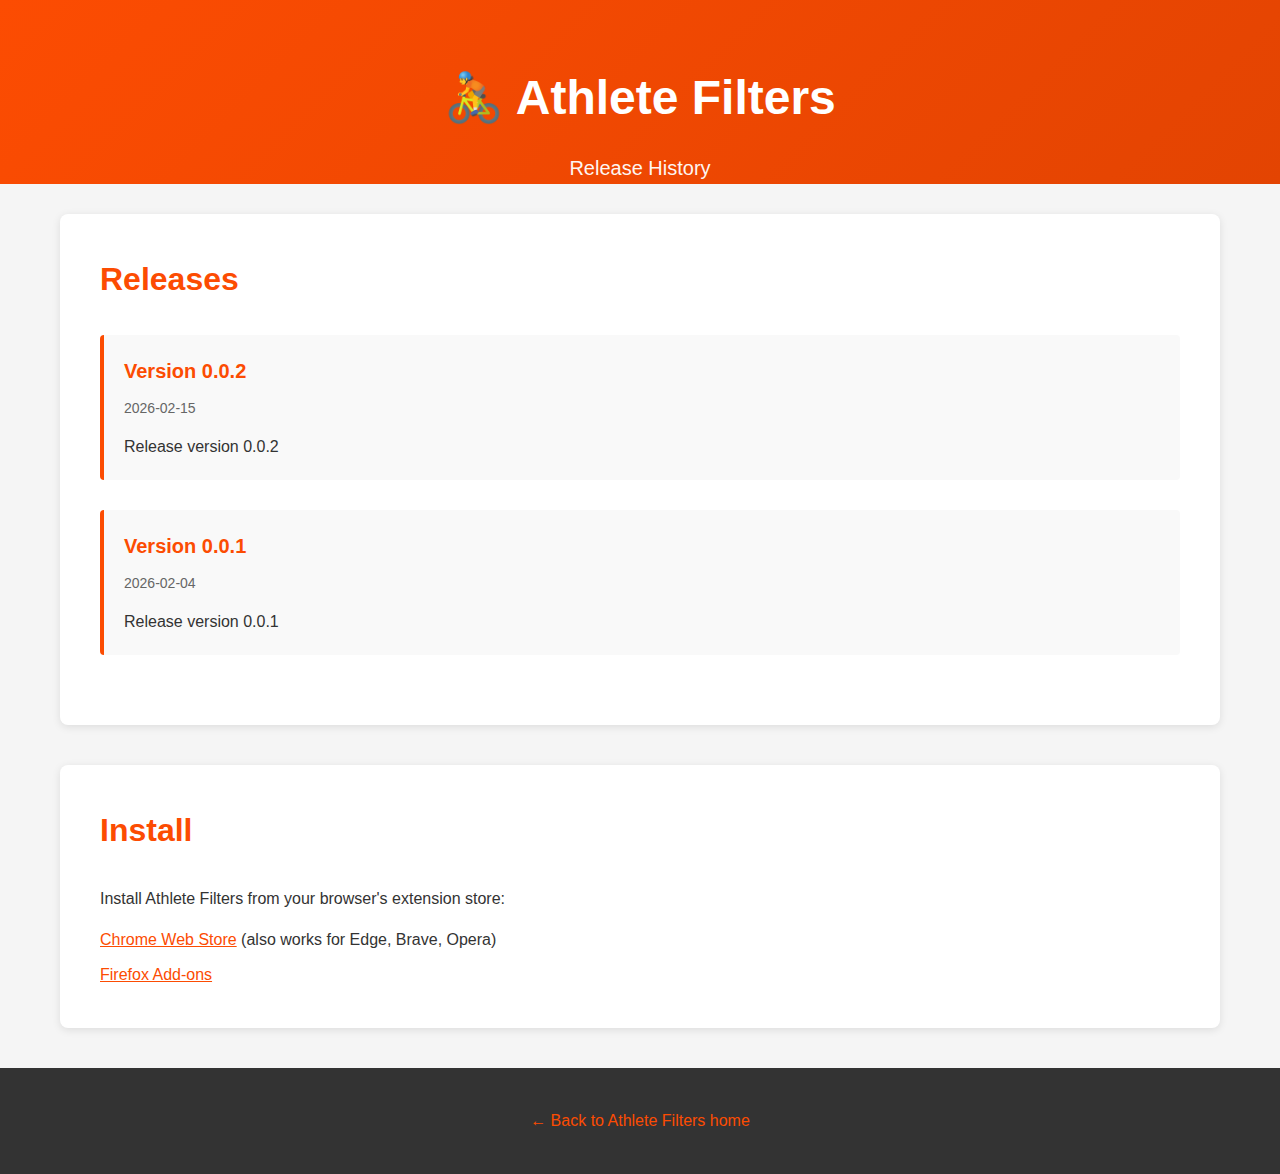
<file: releases/index.html>
<!DOCTYPE html>
<html lang="en">
<head>
    <meta charset="UTF-8">
    <meta name="viewport" content="width=device-width, initial-scale=1.0">
    <title>Releases - Athlete Filters</title>
    <link rel="stylesheet" href="../style.css">
    <style>
        .release {
            margin-bottom: 30px;
            padding: 20px;
            background: #f9f9f9;
            border-radius: 4px;
            border-left: 4px solid #fc4c02;
        }
        .release h3 {
            color: #fc4c02;
            margin-bottom: 10px;
        }
        .release-meta {
            color: #666;
            font-size: 14px;
            margin-bottom: 15px;
        }

    </style>
</head>
<body>
    <header>
        <div class="container">
            <h1><a href="../" style="color: white; text-decoration: none;">🚴 Athlete Filters</a></h1>
            <p class="tagline">Release History</p>
        </div>
    </header>

    <main class="container">
        <section>
            <h2>Releases</h2>
            <div id="releases-list">Loading...</div>
        </section>
        
        <section>
            <h2>Install</h2>
            <p>Install Athlete Filters from your browser's extension store:</p>
            <ul style="list-style: none; padding: 0; margin-top: 15px;">
                <li style="margin-bottom: 10px;"><a href="https://chromewebstore.google.com/detail/athlete-filters/gfdihkjoekbhkiifejggkhjnmfbojcgf" style="color: #fc4c02;">Chrome Web Store</a> (also works for Edge, Brave, Opera)</li>
                <li><a href="https://addons.mozilla.org/en-US/firefox/addon/athlete-filters/" style="color: #fc4c02;">Firefox Add-ons</a></li>
            </ul>
        </section>
    </main>

    <footer>
        <div class="container">
            <p><a href="../">← Back to Athlete Filters home</a></p>
        </div>
    </footer>

    <script>
        async function loadReleases() {
            try {
                const response = await fetch('releases.json');
                const data = await response.json();
                const container = document.getElementById('releases-list');
                
                if (data.releases && data.releases.length > 0) {
                    container.innerHTML = data.releases.map(release => `
                        <div class="release">
                            <h3>Version ${release.version}</h3>
                            <div class="release-meta">${release.date}</div>
                            <p>${release.description || 'Release version ' + release.version}</p>
                        </div>
                    `).join('');
                } else {
                    container.innerHTML = '<p>No releases available yet.</p>';
                }
            } catch (error) {
                console.error('Failed to load releases:', error);
                document.getElementById('releases-list').innerHTML = 
                    '<p>Failed to load releases. Please try again later.</p>';
            }
        }
        
        document.addEventListener('DOMContentLoaded', loadReleases);
    </script>
</body>
</html>
</file>
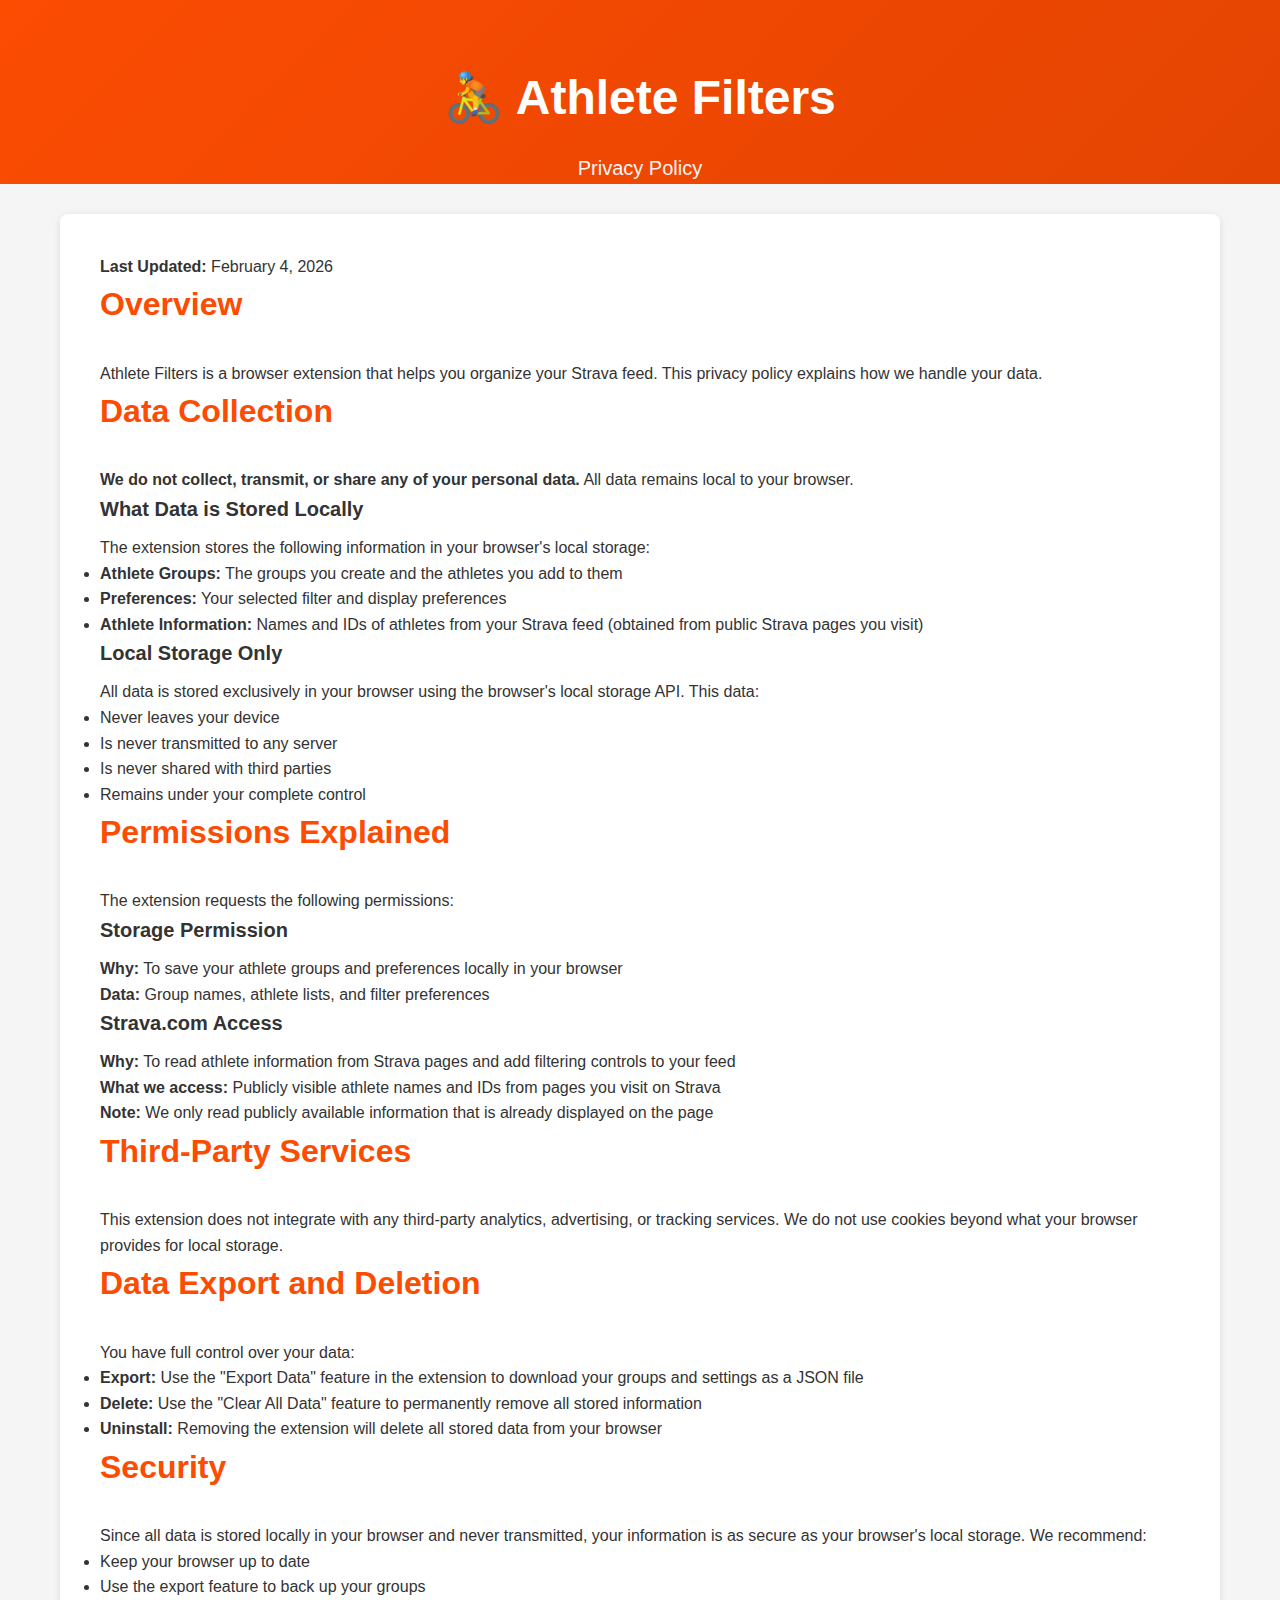
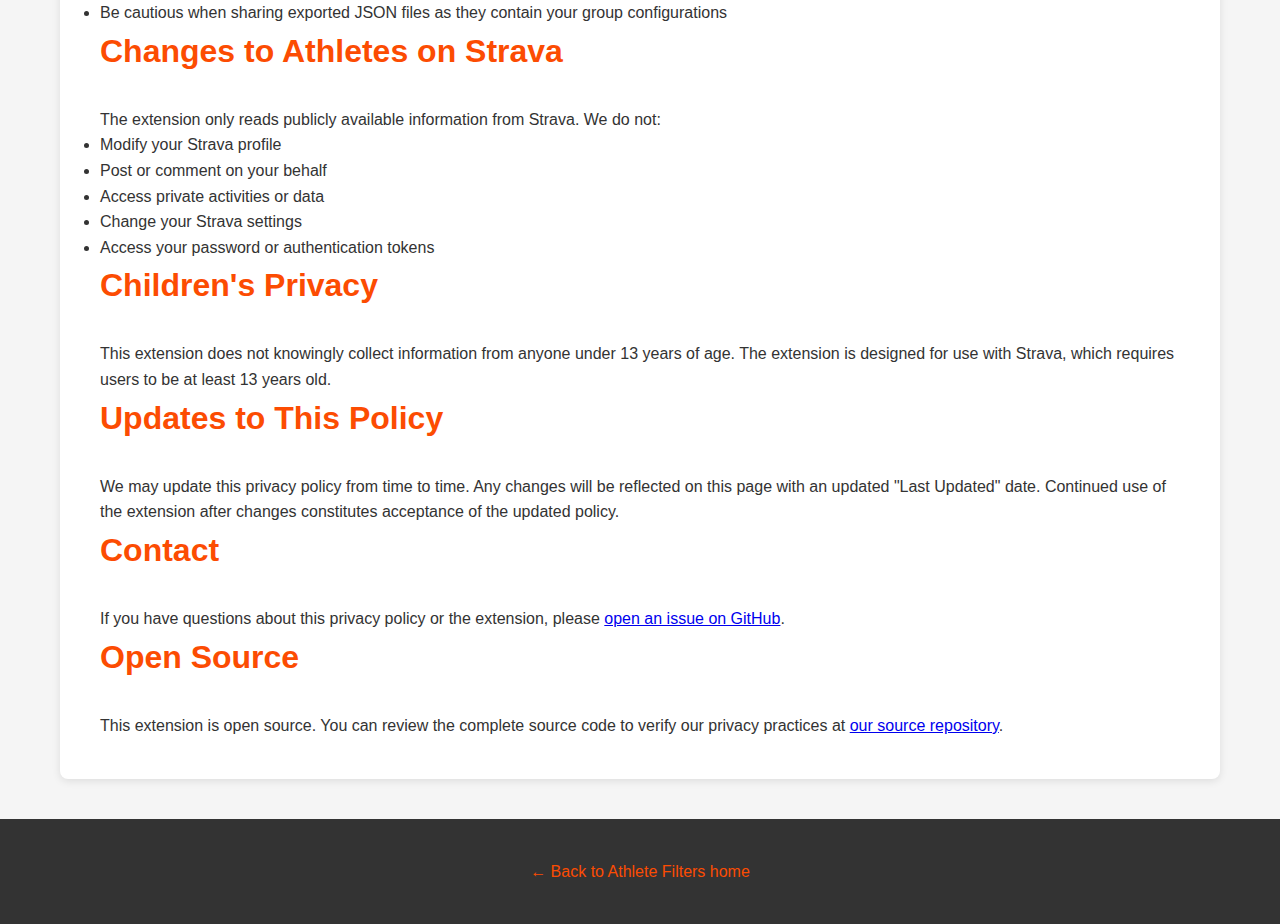
<file: privacy.html>
<!DOCTYPE html>
<html lang="en">
<head>
    <meta charset="UTF-8">
    <meta name="viewport" content="width=device-width, initial-scale=1.0">
    <title>Privacy Policy - Athlete Filters</title>
    <link rel="stylesheet" href="style.css">
    <!-- Google tag (gtag.js) -->
    <script async src="https://www.googletagmanager.com/gtag/js?id=G-HLRZZ9N1ZY"></script>
    <script>
      window.dataLayer = window.dataLayer || [];
      function gtag(){dataLayer.push(arguments);}
      gtag('js', new Date());
      gtag('config', 'G-HLRZZ9N1ZY');
    </script>
</head>
<body>
    <header>
        <div class="container">
            <h1><a href="./" style="color: white; text-decoration: none;">🚴 Athlete Filters</a></h1>
            <p class="tagline">Privacy Policy</p>
        </div>
    </header>

    <main class="container">
        <section>
            <p><strong>Last Updated:</strong> February 4, 2026</p>

            <h2>Overview</h2>
            <p>Athlete Filters is a browser extension that helps you organize your Strava feed. This privacy policy explains how we handle your data.</p>

            <h2>Data Collection</h2>
            <p><strong>We do not collect, transmit, or share any of your personal data.</strong> All data remains local to your browser.</p>

            <h3>What Data is Stored Locally</h3>
            <p>The extension stores the following information in your browser's local storage:</p>
            <ul>
                <li><strong>Athlete Groups:</strong> The groups you create and the athletes you add to them</li>
                <li><strong>Preferences:</strong> Your selected filter and display preferences</li>
                <li><strong>Athlete Information:</strong> Names and IDs of athletes from your Strava feed (obtained from public Strava pages you visit)</li>
            </ul>

            <h3>Local Storage Only</h3>
            <p>All data is stored exclusively in your browser using the browser's local storage API. This data:</p>
            <ul>
                <li>Never leaves your device</li>
                <li>Is never transmitted to any server</li>
                <li>Is never shared with third parties</li>
                <li>Remains under your complete control</li>
            </ul>

            <h2>Permissions Explained</h2>
            <p>The extension requests the following permissions:</p>

            <h3>Storage Permission</h3>
            <p><strong>Why:</strong> To save your athlete groups and preferences locally in your browser</p>
            <p><strong>Data:</strong> Group names, athlete lists, and filter preferences</p>

            <h3>Strava.com Access</h3>
            <p><strong>Why:</strong> To read athlete information from Strava pages and add filtering controls to your feed</p>
            <p><strong>What we access:</strong> Publicly visible athlete names and IDs from pages you visit on Strava</p>
            <p><strong>Note:</strong> We only read publicly available information that is already displayed on the page</p>

            <h2>Third-Party Services</h2>
            <p>This extension does not integrate with any third-party analytics, advertising, or tracking services. We do not use cookies beyond what your browser provides for local storage.</p>

            <h2>Data Export and Deletion</h2>
            <p>You have full control over your data:</p>
            <ul>
                <li><strong>Export:</strong> Use the "Export Data" feature in the extension to download your groups and settings as a JSON file</li>
                <li><strong>Delete:</strong> Use the "Clear All Data" feature to permanently remove all stored information</li>
                <li><strong>Uninstall:</strong> Removing the extension will delete all stored data from your browser</li>
            </ul>

            <h2>Security</h2>
            <p>Since all data is stored locally in your browser and never transmitted, your information is as secure as your browser's local storage. We recommend:</p>
            <ul>
                <li>Keep your browser up to date</li>
                <li>Use the export feature to back up your groups</li>
                <li>Be cautious when sharing exported JSON files as they contain your group configurations</li>
            </ul>

            <h2>Changes to Athletes on Strava</h2>
            <p>The extension only reads publicly available information from Strava. We do not:</p>
            <ul>
                <li>Modify your Strava profile</li>
                <li>Post or comment on your behalf</li>
                <li>Access private activities or data</li>
                <li>Change your Strava settings</li>
                <li>Access your password or authentication tokens</li>
            </ul>

            <h2>Children's Privacy</h2>
            <p>This extension does not knowingly collect information from anyone under 13 years of age. The extension is designed for use with Strava, which requires users to be at least 13 years old.</p>

            <h2>Updates to This Policy</h2>
            <p>We may update this privacy policy from time to time. Any changes will be reflected on this page with an updated "Last Updated" date. Continued use of the extension after changes constitutes acceptance of the updated policy.</p>

            <h2>Contact</h2>
            <p>If you have questions about this privacy policy or the extension, please <a href="https://github.com/statelessnessone/athlete-filters/issues">open an issue on GitHub</a>.</p>

            <h2>Open Source</h2>
            <p>This extension is open source. You can review the complete source code to verify our privacy practices at <a href="https://github.com/statelessnessone/athlete-filters-src">our source repository</a>.</p>
        </section>
    </main>

    <footer>
        <div class="container">
            <p><a href="./">← Back to Athlete Filters home</a></p>
        </div>
    </footer>
</body>
</html>
</file>
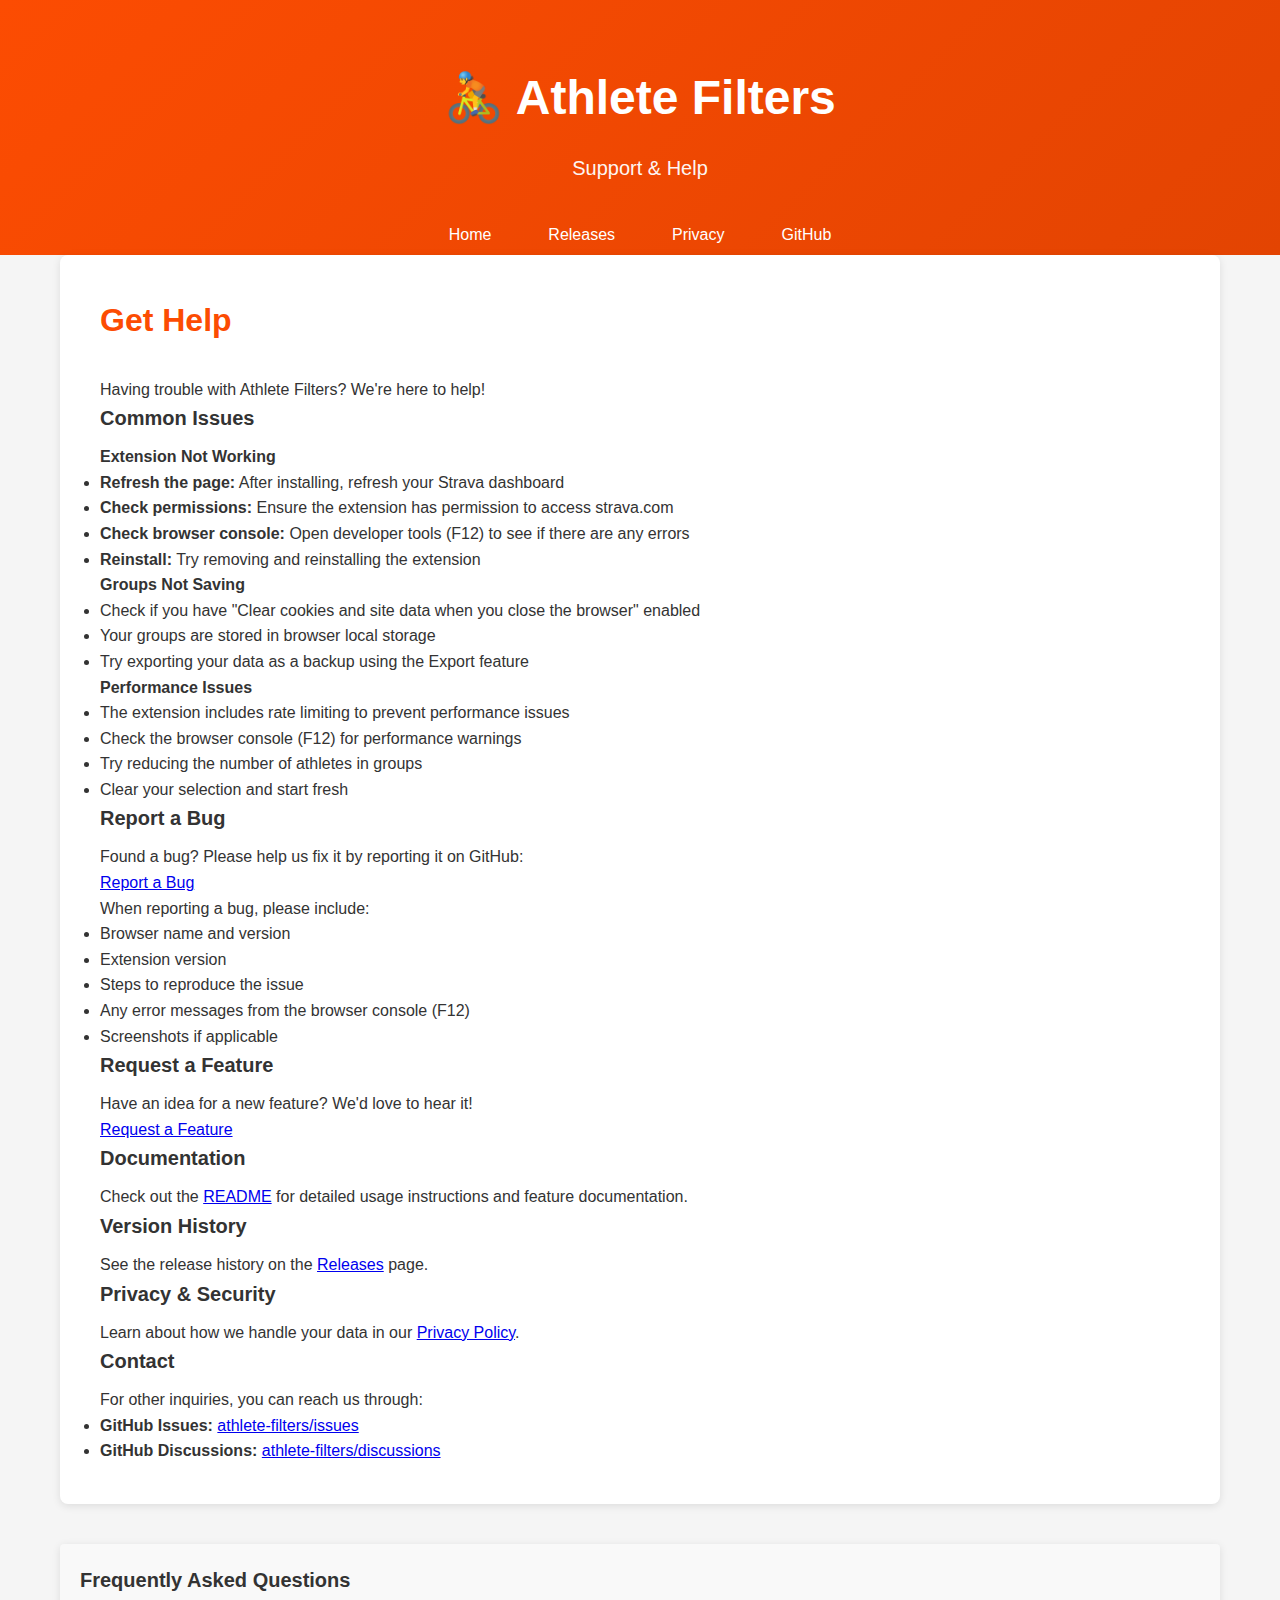
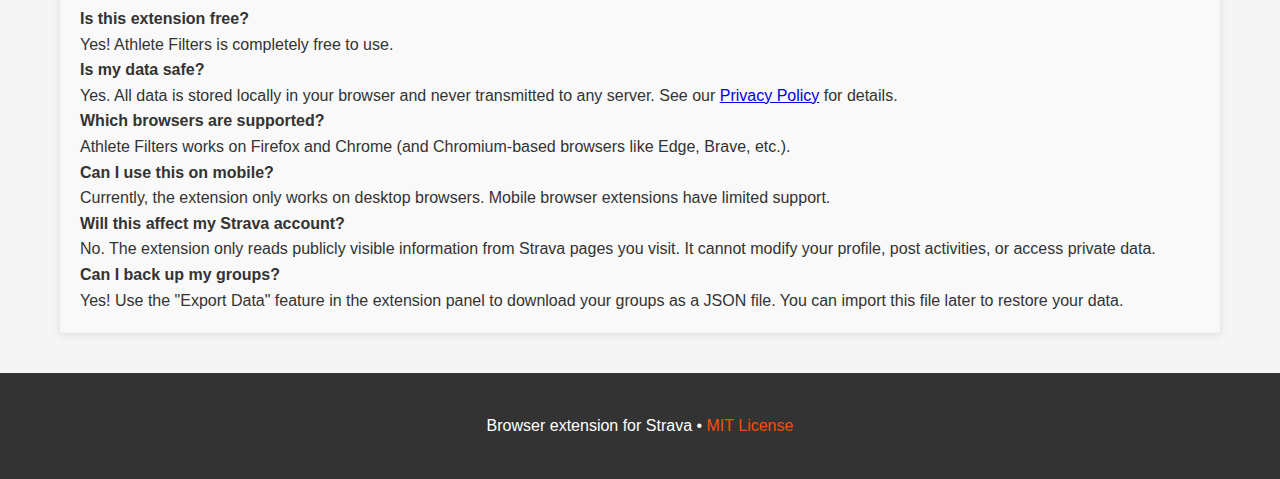
<file: support.html>
<!DOCTYPE html>
<html lang="en">
<head>
    <meta charset="UTF-8">
    <meta name="viewport" content="width=device-width, initial-scale=1.0">
    <title>Support - Athlete Filters</title>
    <link rel="stylesheet" href="style.css">
    <!-- Google tag (gtag.js) -->
    <script async src="https://www.googletagmanager.com/gtag/js?id=G-HLRZZ9N1ZY"></script>
    <script>
      window.dataLayer = window.dataLayer || [];
      function gtag(){dataLayer.push(arguments);}
      gtag('js', new Date());
      gtag('config', 'G-HLRZZ9N1ZY');
    </script>
</head>
<body>
    <header>
        <div class="container">
            <h1><a href="./" style="color: white; text-decoration: none;">🚴 Athlete Filters</a></h1>
            <p class="tagline">Support & Help</p>
            <nav class="header-nav">
                <a href="./">Home</a>
                <a href="releases/">Releases</a>
                <a href="privacy.html">Privacy</a>
                <a href="https://github.com/statelessnessone/athlete-filters">GitHub</a>
            </nav>
        </div>
    </header>

    <main class="container">
        <section>
            <h2>Get Help</h2>
            <p>Having trouble with Athlete Filters? We're here to help!</p>

            <h3>Common Issues</h3>
            
            <h4>Extension Not Working</h4>
            <ul>
                <li><strong>Refresh the page:</strong> After installing, refresh your Strava dashboard</li>
                <li><strong>Check permissions:</strong> Ensure the extension has permission to access strava.com</li>
                <li><strong>Check browser console:</strong> Open developer tools (F12) to see if there are any errors</li>
                <li><strong>Reinstall:</strong> Try removing and reinstalling the extension</li>
            </ul>

            <h4>Groups Not Saving</h4>
            <ul>
                <li>Check if you have "Clear cookies and site data when you close the browser" enabled</li>
                <li>Your groups are stored in browser local storage</li>
                <li>Try exporting your data as a backup using the Export feature</li>
            </ul>

            <h4>Performance Issues</h4>
            <ul>
                <li>The extension includes rate limiting to prevent performance issues</li>
                <li>Check the browser console (F12) for performance warnings</li>
                <li>Try reducing the number of athletes in groups</li>
                <li>Clear your selection and start fresh</li>
            </ul>

            <h3>Report a Bug</h3>
            <p>Found a bug? Please help us fix it by reporting it on GitHub:</p>
            <p><a href="https://github.com/statelessnessone/athlete-filters/issues/new?labels=bug" class="button">Report a Bug</a></p>
            
            <p>When reporting a bug, please include:</p>
            <ul>
                <li>Browser name and version</li>
                <li>Extension version</li>
                <li>Steps to reproduce the issue</li>
                <li>Any error messages from the browser console (F12)</li>
                <li>Screenshots if applicable</li>
            </ul>

            <h3>Request a Feature</h3>
            <p>Have an idea for a new feature? We'd love to hear it!</p>
            <p><a href="https://github.com/statelessnessone/athlete-filters/issues/new?labels=enhancement" class="button">Request a Feature</a></p>

            <h3>Documentation</h3>
            <p>Check out the <a href="README.md">README</a> for detailed usage instructions and feature documentation.</p>

            <h3>Version History</h3>
            <p>See the release history on the <a href="releases/">Releases</a> page.</p>

            <h3>Privacy & Security</h3>
            <p>Learn about how we handle your data in our <a href="privacy.html">Privacy Policy</a>.</p>

            <h3>Contact</h3>
            <p>For other inquiries, you can reach us through:</p>
            <ul>
                <li><strong>GitHub Issues:</strong> <a href="https://github.com/statelessnessone/athlete-filters/issues">athlete-filters/issues</a></li>
                <li><strong>GitHub Discussions:</strong> <a href="https://github.com/statelessnessone/athlete-filters/discussions">athlete-filters/discussions</a></li>
            </ul>
        </section>

        <section style="margin-top: 40px; padding: 20px; background: #f9f9f9; border-radius: 4px;">
            <h3>Frequently Asked Questions</h3>
            
            <h4>Is this extension free?</h4>
            <p>Yes! Athlete Filters is completely free to use.</p>

            <h4>Is my data safe?</h4>
            <p>Yes. All data is stored locally in your browser and never transmitted to any server. See our <a href="privacy.html">Privacy Policy</a> for details.</p>

            <h4>Which browsers are supported?</h4>
            <p>Athlete Filters works on Firefox and Chrome (and Chromium-based browsers like Edge, Brave, etc.).</p>

            <h4>Can I use this on mobile?</h4>
            <p>Currently, the extension only works on desktop browsers. Mobile browser extensions have limited support.</p>

            <h4>Will this affect my Strava account?</h4>
            <p>No. The extension only reads publicly visible information from Strava pages you visit. It cannot modify your profile, post activities, or access private data.</p>

            <h4>Can I back up my groups?</h4>
            <p>Yes! Use the "Export Data" feature in the extension panel to download your groups as a JSON file. You can import this file later to restore your data.</p>
        </section>
    </main>

    <footer>
        <div class="container">
            <p>Browser extension for Strava • <a href="LICENSE">MIT License</a></p>
        </div>
    </footer>
</body>
</html>
</file>
<file: style.css>
* {
    margin: 0;
    padding: 0;
    box-sizing: border-box;
}

body {
    font-family: -apple-system, BlinkMacSystemFont, "Segoe UI", Roboto, Helvetica, Arial, sans-serif;
    line-height: 1.6;
    color: #333;
    background: #f5f5f5;
}

.container {
    max-width: 1200px;
    margin: 0 auto;
    padding: 0 20px;
}

header {
    background: linear-gradient(135deg, #fc4c02 0%, #e34402 100%);
    color: white;
    padding: 60px 0 0 0;
    text-align: center;
}

header h1 {
    font-size: 48px;
    margin-bottom: 15px;
}

.sport-icons {
    font-size: 32px;
    margin-bottom: 15px;
    letter-spacing: 8px;
}

.tagline {
    font-size: 20px;
    opacity: 0.95;
    margin-bottom: 30px;
}

.header-nav {
    display: flex;
    gap: 25px;
    justify-content: center;
    flex-wrap: wrap;
}

.header-nav a {
    color: white;
    text-decoration: none;
    font-size: 16px;
    font-weight: 500;
    padding: 8px 16px;
    border-radius: 4px;
    transition: background 0.2s;
}

.header-nav a:hover {
    background: rgba(255, 255, 255, 0.15);
}

main {
    padding: 60px 20px;
}

section {
    background: white;
    border-radius: 8px;
    padding: 40px;
    margin-bottom: 40px;
    box-shadow: 0 2px 8px rgba(0,0,0,0.1);
}

h2 {
    font-size: 32px;
    margin-bottom: 30px;
    color: #fc4c02;
}

h3 {
    font-size: 20px;
    margin-bottom: 10px;
    color: #333;
}

.hero {
    text-align: center;
}

.value-props {
    margin-bottom: 30px;
}

.value-props p {
    font-size: 20px;
    color: #555;
    margin-bottom: 6px;
    line-height: 1.6;
}

.install-button {
    display: inline-block;
    padding: 18px 48px;
    background: #fc4c02;
    color: white;
    font-size: 22px;
    font-weight: 700;
    text-decoration: none;
    border-radius: 8px;
    transition: background 0.2s, transform 0.2s, box-shadow 0.2s;
    box-shadow: 0 4px 14px rgba(252, 76, 2, 0.35);
}

.install-button:hover {
    background: #e34402;
    transform: translateY(-2px);
    box-shadow: 0 6px 20px rgba(252, 76, 2, 0.45);
}

.store-links {
    display: flex;
    gap: 24px;
    justify-content: center;
    margin-top: 24px;
}

.store-link {
    display: flex;
    align-items: center;
    gap: 8px;
    text-decoration: none;
    color: #555;
    font-size: 15px;
    font-weight: 500;
    padding: 8px 16px;
    border-radius: 6px;
    border: 1px solid #ddd;
    transition: border-color 0.2s, color 0.2s;
}

.store-link:hover {
    border-color: #999;
    color: #333;
}

.store-link img {
    display: block;
}

.browser-badges {
    display: flex;
    gap: 20px;
    justify-content: center;
    flex-wrap: wrap;
}

.badge {
    display: flex;
    align-items: center;
    gap: 12px;
    padding: 16px 32px;
    border-radius: 8px;
    text-decoration: none;
    font-weight: 600;
    font-size: 18px;
    transition: transform 0.2s, box-shadow 0.2s;
}

.badge:hover {
    transform: translateY(-2px);
    box-shadow: 0 4px 12px rgba(0,0,0,0.15);
}

.badge.firefox {
    background: #ff9500;
    color: white;
}

.badge.chrome {
    background: #4285f4;
    color: white;
}

.badge .icon {
    font-size: 32px;
}

.feature-grid {
    display: grid;
    grid-template-columns: repeat(auto-fit, minmax(300px, 1fr));
    gap: 30px;
}

.feature {
    text-align: center;
    padding: 20px;
}

.feature-icon {
    font-size: 48px;
    margin-bottom: 15px;
}

.feature h3 {
    margin-bottom: 10px;
}

.feature p {
    color: #666;
    line-height: 1.8;
}

.install-steps {
    display: grid;
    grid-template-columns: repeat(auto-fit, minmax(400px, 1fr));
    gap: 40px;
}

.step h3 {
    margin-bottom: 20px;
    color: #fc4c02;
}

.step ol {
    padding-left: 20px;
}

.step li {
    margin-bottom: 12px;
    line-height: 1.8;
}

code {
    background: #f5f5f5;
    padding: 2px 6px;
    border-radius: 3px;
    font-family: 'Monaco', 'Menlo', monospace;
    font-size: 14px;
}

.usage-steps {
    padding-left: 20px;
}

.usage-steps li {
    margin-bottom: 20px;
    line-height: 1.8;
}

.plus-icon {
    display: inline-flex;
    align-items: center;
    justify-content: center;
    color: #FC4C02;
    font-weight: bold;
    border: 2px solid #FC4C02;
    border-radius: 50%;
    width: 20px;
    height: 20px;
    font-size: 16px;
    vertical-align: middle;
}

#latest-release {
    padding: 20px;
    background: #f9f9f9;
    border-radius: 4px;
    border-left: 4px solid #fc4c02;
}

footer {
    background: #333;
    color: white;
    padding: 40px 0;
    text-align: center;
}

footer a {
    color: #fc4c02;
    text-decoration: none;
}

footer a:hover {
    text-decoration: underline;
}

@media (max-width: 768px) {
    header h1 {
        font-size: 36px;
    }
    
    .tagline {
        font-size: 16px;
    }
    
    h2 {
        font-size: 24px;
    }
    
    .install-steps,
    .feature-grid {
        grid-template-columns: 1fr;
    }
}
</file>
